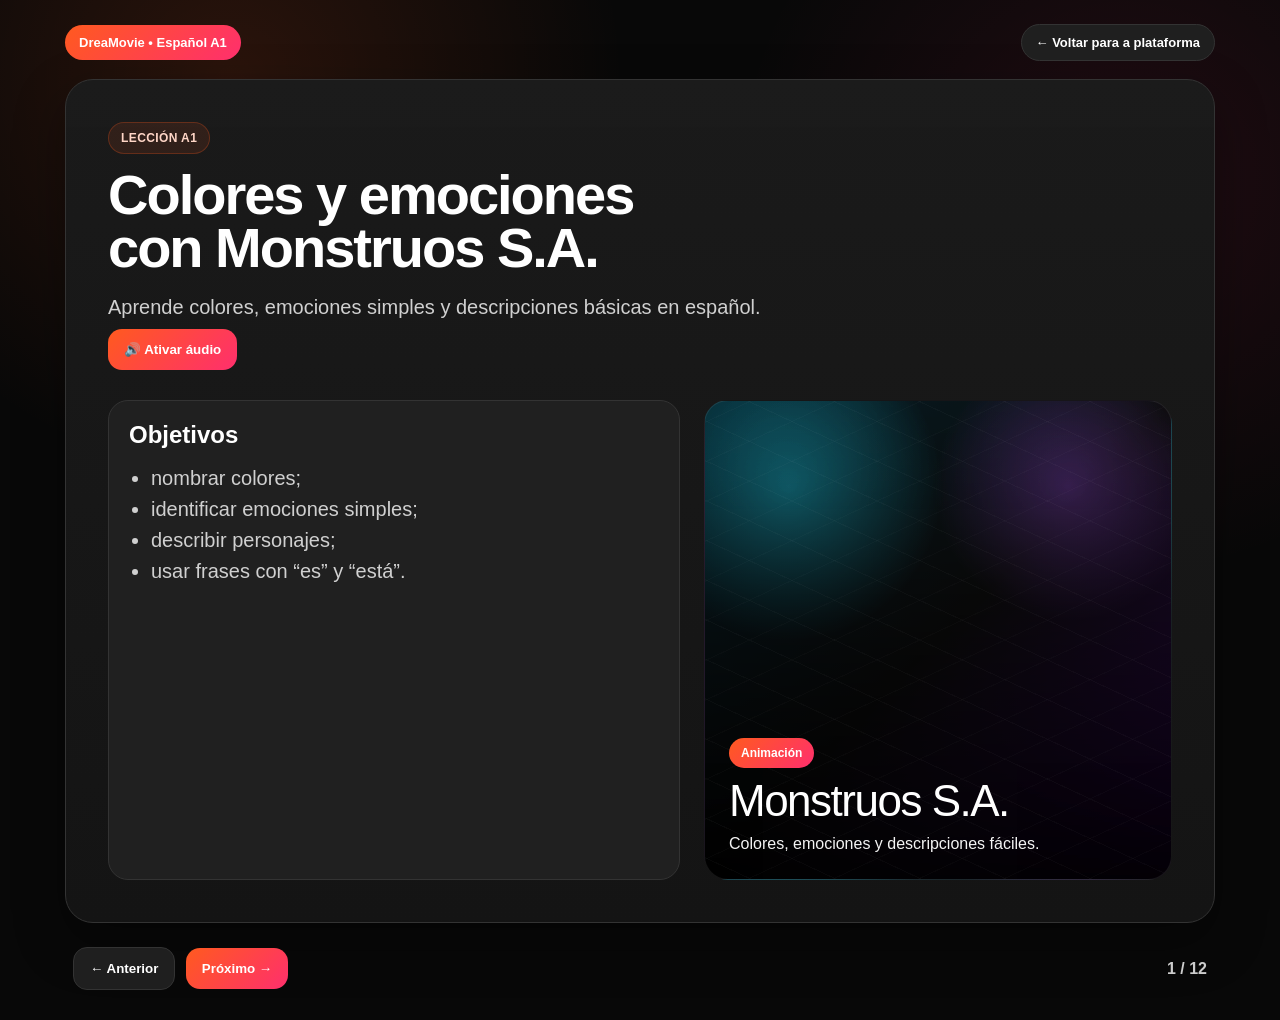
<file: a1_monstruos.html>
<!DOCTYPE html>
<html lang="pt-BR">
<head>
  <meta charset="UTF-8">
  <meta name="viewport" content="width=device-width, initial-scale=1.0">
  <title>DreaMovie | A1 - Colores y emociones con Monstruos S.A.</title>
  <link rel="stylesheet" href="lesson.css">
</head>

<body>
<main>
  <div class="top">
    <span class="badge">DreaMovie • Español A1</span>
    <a class="back-link" href="index.html#aulas">← Voltar para a plataforma</a>
  </div>

  <!-- 1 -->
  <section class="slide active">
    <span class="kicker">Lección A1</span>
    <h1>Colores y emociones<br>con Monstruos S.A.</h1>
    <p>Aprende colores, emociones simples y descripciones básicas en español.</p>

    <button onclick="activateAudio()">🔊 Ativar áudio</button>

    <div class="hero">
      <div class="card">
        <h3>Objetivos</h3>
        <ul>
          <li>nombrar colores;</li>
          <li>identificar emociones simples;</li>
          <li>describir personajes;</li>
          <li>usar frases con “es” y “está”.</li>
        </ul>
      </div>

      <div class="poster monsters">
        <div class="poster-content">
          <span class="tag">Animación</span>
          <div class="poster-title">Monstruos S.A.</div>
          <div class="poster-sub">Colores, emociones y descripciones fáciles.</div>
        </div>
      </div>
    </div>
  </section>

  <!-- 2 -->
  <section class="slide">
    <span class="kicker">Warm-up</span>
    <h2>Antes de ver</h2>

    <div class="box">
      <p>Responde oralmente:</p>
      <ul>
        <li>¿Cuál es tu color favorito?</li>
        <li>¿Cómo te sientes hoy?</li>
        <li>¿Te gustan las películas de monstruos?</li>
      </ul>
    </div>
  </section>

  <!-- 3 -->
  <section class="slide">
    <span class="kicker">Vocabulary</span>
    <h2>Colores</h2>

    <div class="grid">
      <div class="card">
        <button onclick="speakSpanish('azul')">🔊 azul</button>
        <button onclick="speakSpanish('verde')">🔊 verde</button>
        <button onclick="speakSpanish('morado')">🔊 morado</button>
        <button onclick="speakSpanish('amarillo')">🔊 amarillo</button>
        <button onclick="speakSpanish('rojo')">🔊 rojo</button>
      </div>

      <div class="card">
        <p><strong>azul</strong> = azul</p>
        <p><strong>verde</strong> = verde</p>
        <p><strong>morado</strong> = roxo</p>
        <p><strong>amarillo</strong> = amarelo</p>
        <p><strong>rojo</strong> = vermelho</p>
      </div>
    </div>
  </section>

  <!-- 4 -->
  <section class="slide">
    <span class="kicker">Vocabulary</span>
    <h2>Emociones simples</h2>

    <div class="emotion-board">
      <div class="emotion-card" onclick="speakSpanish('feliz')">
        <span>😊</span>
        <p>feliz</p>
      </div>

      <div class="emotion-card" onclick="speakSpanish('triste')">
        <span>😢</span>
        <p>triste</p>
      </div>

      <div class="emotion-card" onclick="speakSpanish('asustado')">
        <span>😨</span>
        <p>asustado</p>
      </div>

      <div class="emotion-card" onclick="speakSpanish('nervioso')">
        <span>😬</span>
        <p>nervioso</p>
      </div>

      <div class="emotion-card" onclick="speakSpanish('contento')">
        <span>😄</span>
        <p>contento</p>
      </div>

      <div class="emotion-card" onclick="speakSpanish('cansado')">
        <span>😴</span>
        <p>cansado</p>
      </div>
    </div>
  </section>

  <!-- 5 -->
  <section class="slide">
    <span class="kicker">Watch</span>
    <h2>Mira la escena / tráiler</h2>
    <p>Observa los personajes, los colores y las emociones.</p>

    <div class="video">
      <iframe
        src="https://www.youtube.com/embed/FlsWu1vsO5Q"
        title="Monstruos S.A. Tráiler Oficial"
        allowfullscreen>
      </iframe>
    </div>
  </section>

  <!-- 6 -->
  <section class="slide">
    <span class="kicker">Quiz</span>
    <h2>Comprensión rápida</h2>

    <div class="box">
      <p><strong>La película tiene personajes...</strong></p>
      <button class="option" onclick="checkAnswer(this,true,'quizM1')">A) monstruos</button>
      <button class="option" onclick="checkAnswer(this,false,'quizM1')">B) robots</button>
      <button class="option" onclick="checkAnswer(this,false,'quizM1')">C) piratas</button>
      <p class="feedback" id="quizM1"></p>
    </div>

    <div class="box" style="margin-top:18px;">
      <p><strong>La escena parece...</strong></p>
      <button class="option" onclick="checkAnswer(this,true,'quizM2')">A) divertida</button>
      <button class="option" onclick="checkAnswer(this,false,'quizM2')">B) muy seria</button>
      <button class="option" onclick="checkAnswer(this,false,'quizM2')">C) sobre deportes</button>
      <p class="feedback" id="quizM2"></p>
    </div>
  </section>

  <!-- 7 -->
  <section class="slide">
    <span class="kicker">Language focus</span>
    <h2>Es x Está</h2>

    <div class="grid">
      <div class="card">
        <h3>Es</h3>
        <p>Usamos para características.</p>
        <p><strong>Es azul.</strong></p>
        <p><strong>Es grande.</strong></p>
        <p><strong>Es divertido.</strong></p>
      </div>

      <div class="card">
        <h3>Está</h3>
        <p>Usamos para estados/emociones.</p>
        <p><strong>Está feliz.</strong></p>
        <p><strong>Está asustado.</strong></p>
        <p><strong>Está nervioso.</strong></p>
      </div>
    </div>
  </section>

  <!-- 8 -->
  <section class="slide">
    <span class="kicker">Phrase builder</span>
    <h2>Crie uma frase</h2>

    <div class="box">
      <p>Escolha uma descrição:</p>

      <button onclick="generateText('monsterPhrase','El monstruo es azul y está feliz.')">azul + feliz</button>
      <button onclick="generateText('monsterPhrase','El monstruo es grande y está asustado.')">grande + asustado</button>
      <button onclick="generateText('monsterPhrase','El personaje es divertido y está nervioso.')">divertido + nervioso</button>

      <p class="generated" id="monsterPhrase"></p>
    </div>
  </section>

  <!-- 9 -->
  <section class="slide">
    <span class="kicker">Matching</span>
    <h2>Combine</h2>

    <div class="grid">
      <div class="card">
        <button class="word" onclick="selectWord(this,'azul')">azul</button>
        <button class="word" onclick="selectWord(this,'feliz')">feliz</button>
        <button class="word" onclick="selectWord(this,'asustado')">asustado</button>
        <button class="word" onclick="selectWord(this,'grande')">grande</button>
      </div>

      <div class="card">
        <button class="meaning" onclick="matchWord(this,'feliz','matchM')">happy / feliz</button>
        <button class="meaning" onclick="matchWord(this,'grande','matchM')">big / grande</button>
        <button class="meaning" onclick="matchWord(this,'asustado','matchM')">scared / assustado</button>
        <button class="meaning" onclick="matchWord(this,'azul','matchM')">blue / azul</button>
      </div>
    </div>

    <p class="feedback" id="matchM"></p>
  </section>

  <!-- 10 -->
  <section class="slide">
    <span class="kicker">Practice</span>
    <h2>Complete</h2>

    <div class="box">
      <p>El personaje es __________.</p>
      <p>El monstruo es de color __________.</p>
      <p>El personaje está __________.</p>
      <p>Mi color favorito es __________.</p>
    </div>
  </section>

  <!-- 11 -->
  <section class="slide">
    <span class="kicker">Speaking</span>
    <h2>Describe un personaje</h2>

    <div class="box">
      <p>Modelo:</p>
      <p><strong>El personaje es grande. Es azul. Está feliz. Me gusta.</strong></p>
    </div>

    <div class="tip">
      Agora tente com outro personagem usando: <strong>es</strong>, <strong>está</strong>, um color e uma emoción.
    </div>
  </section>

  <!-- 12 -->
  <section class="slide">
    <span class="kicker">Final task</span>
    <h2>Your turn!</h2>

    <div class="box">
      <p>Descreva um personagem em espanhol usando:</p>
      <ul>
        <li>1 cor;</li>
        <li>1 emoção;</li>
        <li>1 característica;</li>
        <li>uma frase com “me gusta”.</li>
      </ul>
    </div>

    <div class="final-message">
      <strong>Eso fue todo por hoy, ¡hasta la próxima lección!</strong>
    </div>
  </section>

  <div class="controls">
    <div>
      <button class="secondary" onclick="prevSlide()">← Anterior</button>
      <button onclick="nextSlide()">Próximo →</button>
    </div>

    <span class="counter" id="counter">1 / 12</span>
  </div>
</main>

<script src="lesson.js"></script>
</body>
</html>
</file>
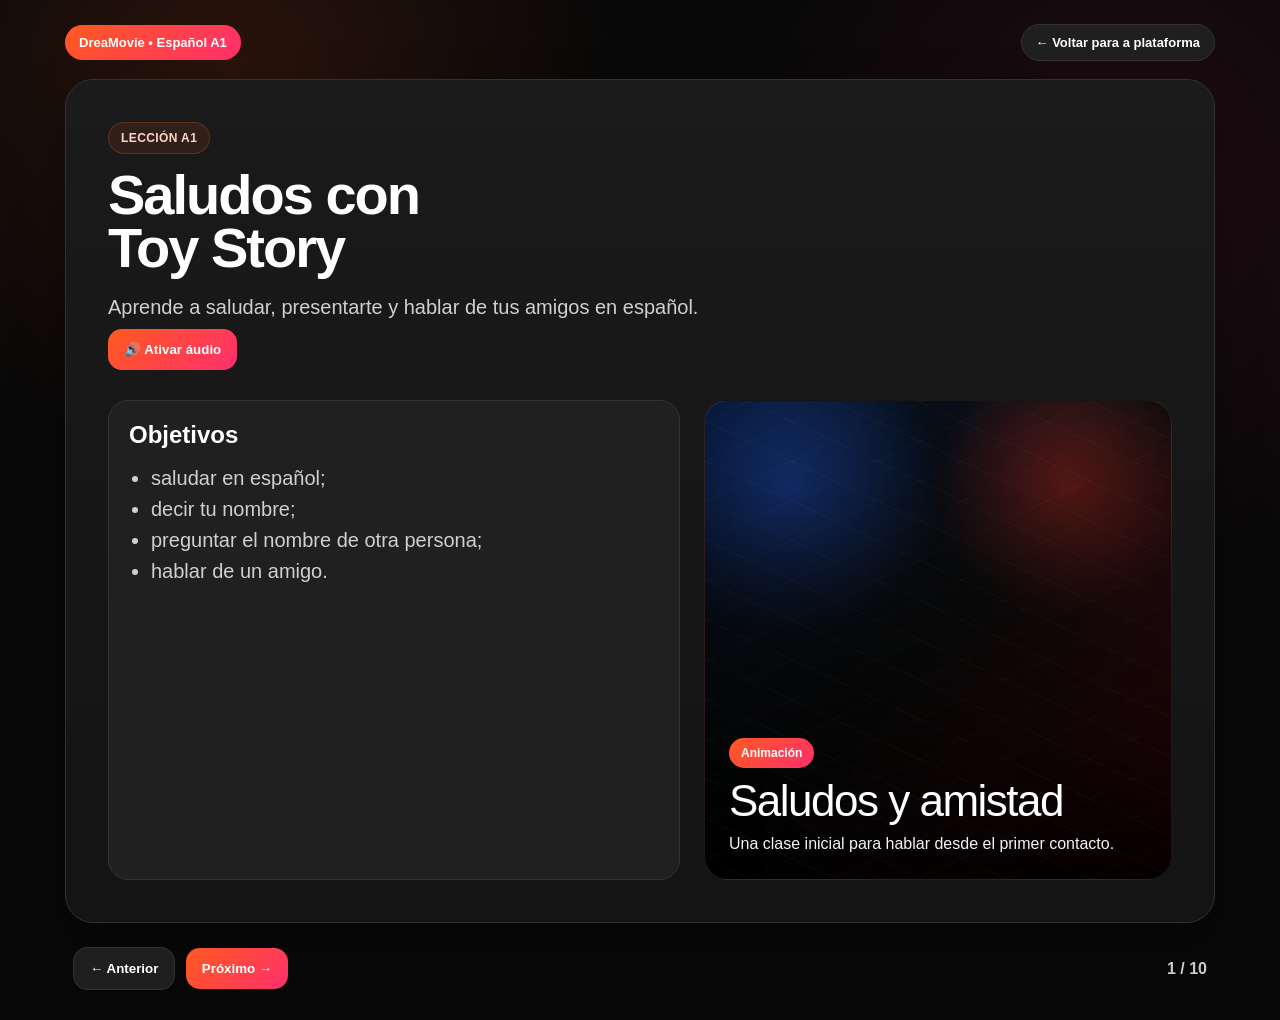
<file: a1_toy_story.html>
<!DOCTYPE html>
<html lang="pt-BR">
<head>
  <meta charset="UTF-8">
  <meta name="viewport" content="width=device-width, initial-scale=1.0">
  <title>DreaMovie | A1 - Saludos con Toy Story</title>
  <link rel="stylesheet" href="lesson.css">
</head>
<body>
<main>
  <div class="top">
    <span class="badge">DreaMovie • Español A1</span>
    <a class="back-link" href="index.html#aulas">← Voltar para a plataforma</a>
  </div>

  <section class="slide active">
  <span class="kicker">Lección A1</span>
  <h1>Saludos con<br>Toy Story</h1>
  <p>Aprende a saludar, presentarte y hablar de tus amigos en español.</p>

  <button onclick="activateAudio()">🔊 Ativar áudio</button>

  <div class="hero">
    <div class="card">
      <h3>Objetivos</h3>
      <ul>
        <li>saludar en español;</li>
        <li>decir tu nombre;</li>
        <li>preguntar el nombre de otra persona;</li>
        <li>hablar de un amigo.</li>
      </ul>
    </div>

    <div class="poster toy">
      <div class="poster-content">
        <span class="tag">Animación</span>
        <div class="poster-title">Saludos y amistad</div>
        <div class="poster-sub">Una clase inicial para hablar desde el primer contacto.</div>
      </div>
    </div>
  </div>
</section>

  <section class="slide">
    <span class="kicker">Warm-up</span>
    <h2>Antes de empezar</h2>
    <div class="box">
      <p>Responde oralmente:</p>
      <ul>
        <li>¿Cómo saludas a un amigo?</li>
        <li>¿Cómo dices tu nombre?</li>
        <li>¿Quién es tu mejor amigo?</li>
      </ul>
    </div>
  </section>

  <section class="slide">
  <span class="kicker">Vocabulary</span>
  <h2>Palabras importantes</h2>

  <div class="grid">
    <div class="card">
      <button onclick="speakSpanish('Hola')">🔊 Hola</button>
      <button onclick="speakSpanish('Me llamo')">🔊 Me llamo</button>
      <button onclick="speakSpanish('Soy')">🔊 Soy</button>
      <button onclick="speakSpanish('Mucho gusto')">🔊 Mucho gusto</button>
      <button onclick="speakSpanish('Cómo te llamas')">🔊 ¿Cómo te llamas?</button>
    </div>

    <div class="card">
      <p><strong>Hola</strong> = Oi / Olá</p>
      <p><strong>Me llamo</strong> = Eu me chamo</p>
      <p><strong>Soy</strong> = Eu sou</p>
      <p><strong>Mucho gusto</strong> = Prazer em conhecer</p>
      <p><strong>¿Cómo te llamas?</strong> = Como você se chama?</p>
    </div>
  </div>
</section>

  <section class="slide">
    <span class="kicker">Watch</span>
    <h2>Mira la escena</h2>
    <p>Observa el tráiler y presta atención a los personajes y a la idea de amistad.</p>
    <div class="video">
      <iframe src="https://www.youtube.com/embed/s_qpMMkvHYE" allowfullscreen></iframe>
    </div>
  </section>

  <section class="slide">
    <span class="kicker">Quiz</span>
    <h2>Comprensión rápida</h2>
    <div class="box">
      <p><strong>La escena habla principalmente de...</strong></p>
      <button class="option" onclick="checkAnswer(this,true,'feedback1')">A) amigos y juguetes</button>
      <button class="option" onclick="checkAnswer(this,false,'feedback1')">B) comida y restaurante</button>
      <button class="option" onclick="checkAnswer(this,false,'feedback1')">C) deportes</button>
      <p class="feedback" id="feedback1"></p>
    </div>
  </section>

  <section class="slide">
    <span class="kicker">Language focus</span>
    <h2>Soy x Me llamo</h2>
    <div class="grid">
      <div class="card">
        <h3>Soy</h3>
        <p>Soy Woody.</p>
        <p>Soy Buzz.</p>
        <p>Soy estudiante.</p>
      </div>
      <div class="card">
        <h3>Me llamo</h3>
        <p>Me llamo Woody.</p>
        <p>Me llamo Buzz.</p>
        <p>Me llamo Gabrielle.</p>
      </div>
    </div>
  </section>

  <section class="slide">
    <span class="kicker">Matching</span>
    <h2>Combine as expressões</h2>
    <div class="grid">
      <div class="card">
        <button class="word" onclick="selectWord(this,'hola')">Hola</button>
        <button class="word" onclick="selectWord(this,'me-llamo')">Me llamo</button>
        <button class="word" onclick="selectWord(this,'mucho-gusto')">Mucho gusto</button>
      </div>
      <div class="card">
        <button class="meaning" onclick="matchWord(this,'mucho-gusto','match1')">Prazer em conhecer</button>
        <button class="meaning" onclick="matchWord(this,'hola','match1')">Oi / Olá</button>
        <button class="meaning" onclick="matchWord(this,'me-llamo','match1')">Eu me chamo</button>
      </div>
    </div>
    <p class="feedback" id="match1"></p>
  </section>

  <section class="slide">
    <span class="kicker">Practice</span>
    <h2>Complete</h2>
    <div class="box">
      <p>Hola, me llamo __________.</p>
      <p>Soy __________.</p>
      <p>Mi amigo se llama __________.</p>
      <p>Mucho gusto.</p>
    </div>
  </section>

  <section class="slide">
    <span class="kicker">Speaking</span>
    <h2>Mini diálogo</h2>
    <div class="box">
      <p><strong>A:</strong> Hola, ¿cómo te llamas?</p>
      <p><strong>B:</strong> Me llamo __________. ¿Y tú?</p>
      <p><strong>A:</strong> Me llamo __________.</p>
      <p><strong>B:</strong> Mucho gusto.</p>
    </div>
  </section>

  <section class="slide">
    <span class="kicker">Final task</span>
    <h2>Your turn!</h2>
    <div class="box">
      <p>Apresente-se em espanhol em 15 segundos:</p>
      <p>Hola, me llamo ________. Soy ________. Mi amigo se llama ________. Mucho gusto.</p>
    </div>

    <div class="final-message">
      <strong>Eso fue todo, ¡hasta la próxima lección!</strong>
    </div>
  </section>

  <div class="controls">
    <div>
      <button class="secondary" onclick="prevSlide()">← Anterior</button>
      <button onclick="nextSlide()">Próximo →</button>
    </div>
    <span class="counter" id="counter">1 / 10</span>
  </div>
</main>

<script src="lesson.js"></script>
</body>
</html>
</file>
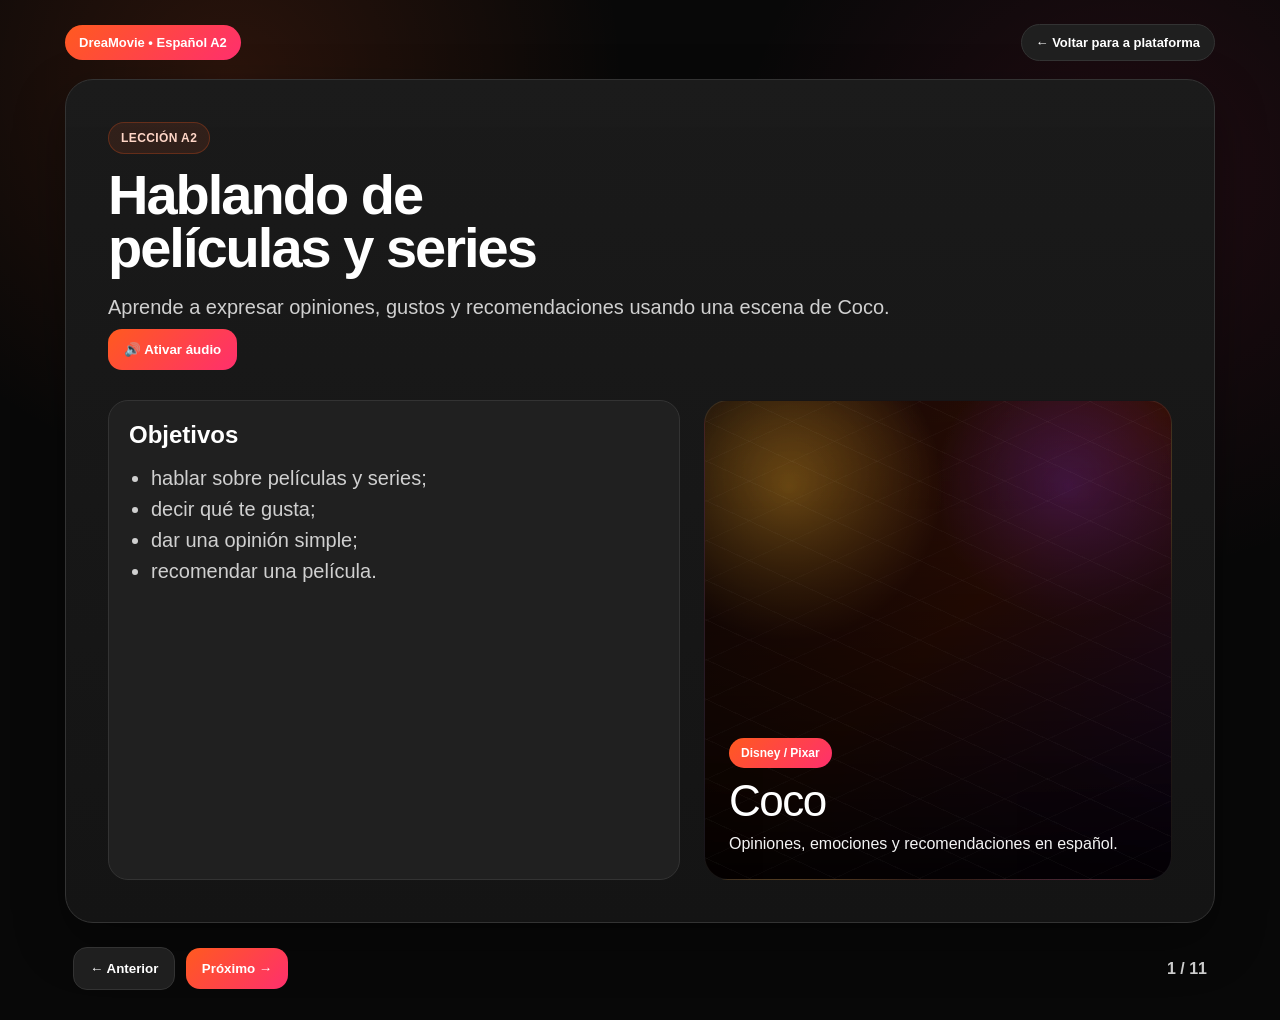
<file: a2_coco.html>
<!DOCTYPE html>
<html lang="pt-BR">
<head>
  <meta charset="UTF-8">
  <meta name="viewport" content="width=device-width, initial-scale=1.0">
  <title>DreaMovie | A2 - Hablando de películas y series</title>
  <link rel="stylesheet" href="lesson.css">
</head>
<body>
<main>
  <div class="top">
    <span class="badge">DreaMovie • Español A2</span>
    <a class="back-link" href="index.html#aulas">← Voltar para a plataforma</a>
  </div>

  <section class="slide active">
  <span class="kicker">Lección A2</span>
  <h1>Hablando de<br>películas y series</h1>
  <p>Aprende a expresar opiniones, gustos y recomendaciones usando una escena de Coco.</p>

  <button onclick="activateAudio()">🔊 Ativar áudio</button>

  <div class="hero">
    <div class="card">
      <h3>Objetivos</h3>
      <ul>
        <li>hablar sobre películas y series;</li>
        <li>decir qué te gusta;</li>
        <li>dar una opinión simple;</li>
        <li>recomendar una película.</li>
      </ul>
    </div>

    <div class="poster coco">
      <div class="poster-content">
        <span class="tag">Disney / Pixar</span>
        <div class="poster-title">Coco</div>
        <div class="poster-sub">Opiniones, emociones y recomendaciones en español.</div>
      </div>
    </div>
  </div>
</section>

  <section class="slide">
    <span class="kicker">Warm-up</span>
    <h2>Antes de ver</h2>
    <div class="box">
      <ul>
        <li>¿Cuál es tu película favorita?</li>
        <li>¿Qué tipo de películas te gustan?</li>
        <li>¿Prefieres películas de animación, acción o comedia?</li>
      </ul>
    </div>
  </section>

  <section class="slide">
  <span class="kicker">Vocabulary</span>
  <h2>Géneros y adjetivos</h2>

  <div class="grid">
    <div class="card">
      <h3>Géneros</h3>
      <button onclick="speakSpanish('animación')">🔊 animación</button>
      <button onclick="speakSpanish('comedia')">🔊 comedia</button>
      <button onclick="speakSpanish('aventura')">🔊 aventura</button>
      <button onclick="speakSpanish('drama')">🔊 drama</button>
      <button onclick="speakSpanish('fantasía')">🔊 fantasía</button>
    </div>

    <div class="card">
      <h3>Adjetivos</h3>
      <button onclick="speakSpanish('interesante')">🔊 interesante</button>
      <button onclick="speakSpanish('divertida')">🔊 divertida</button>
      <button onclick="speakSpanish('emocionante')">🔊 emocionante</button>
      <button onclick="speakSpanish('triste')">🔊 triste</button>
      <button onclick="speakSpanish('bonita')">🔊 bonita</button>
    </div>
  </div>
</section>

  <section class="slide">
    <span class="kicker">Useful expressions</span>
    <h2>Para opinar</h2>
    <div class="grid">
      <div class="card"><p><strong>Me gusta</strong> esta película.</p></div>
      <div class="card"><p><strong>Me encanta</strong> esta historia.</p></div>
      <div class="card"><p><strong>Creo que</strong> es emocionante.</p></div>
      <div class="card"><p><strong>Te recomiendo</strong> esta película.</p></div>
    </div>
  </section>

  <section class="slide">
    <span class="kicker">Watch</span>
    <h2>Mira la escena / tráiler</h2>
    <p>Observa la historia, los personajes y las emociones.</p>
    <div class="video">
      <iframe src="https://www.youtube.com/embed/h9Unr35ws-E" allowfullscreen></iframe>
    </div>
  </section>

  <section class="slide">
    <span class="kicker">Quiz</span>
    <h2>Comprensión</h2>
    <div class="box">
      <p><strong>La película parece...</strong></p>
      <button class="option" onclick="checkAnswer(this,false,'feedback2')">A) de terror</button>
      <button class="option" onclick="checkAnswer(this,true,'feedback2')">B) emocionante y familiar</button>
      <button class="option" onclick="checkAnswer(this,false,'feedback2')">C) sobre deportes</button>
      <p class="feedback" id="feedback2"></p>
    </div>
  </section>

  <section class="slide">
    <span class="kicker">Phrase builder</span>
    <h2>Crie uma opinião</h2>
    <div class="box">
      <p>Escolha uma opção:</p>
      <button onclick="generateText('opinion1','En mi opinión, Coco es una película emocionante.')">emocionante</button>
      <button onclick="generateText('opinion1','En mi opinión, Coco es una película bonita.')">bonita</button>
      <button onclick="generateText('opinion1','En mi opinión, Coco es una película interesante.')">interesante</button>
      <p class="generated" id="opinion1"></p>
    </div>
  </section>

  <section class="slide">
    <span class="kicker">Matching</span>
    <h2>Combine</h2>
    <div class="grid">
      <div class="card">
        <button class="word" onclick="selectWord(this,'emocionante')">emocionante</button>
        <button class="word" onclick="selectWord(this,'recomendar')">recomendar</button>
        <button class="word" onclick="selectWord(this,'favorita')">favorita</button>
      </div>
      <div class="card">
        <button class="meaning" onclick="matchWord(this,'favorita','match2')">preferida</button>
        <button class="meaning" onclick="matchWord(this,'emocionante','match2')">que causa emoción</button>
        <button class="meaning" onclick="matchWord(this,'recomendar','match2')">indicar algo</button>
      </div>
    </div>
    <p class="feedback" id="match2"></p>
  </section>

  <section class="slide">
    <span class="kicker">Practice</span>
    <h2>Complete</h2>
    <div class="box">
      <p>Mi película favorita es __________.</p>
      <p>Me gusta porque es __________.</p>
      <p>Creo que la historia es __________.</p>
      <p>Te recomiendo __________ porque __________.</p>
    </div>
  </section>

  <section class="slide">
    <span class="kicker">Speaking</span>
    <h2>Mini diálogo</h2>
    <div class="box">
      <p><strong>A:</strong> ¿Cuál es tu película favorita?</p>
      <p><strong>B:</strong> Mi película favorita es __________.</p>
      <p><strong>A:</strong> ¿Por qué te gusta?</p>
      <p><strong>B:</strong> Me gusta porque es __________.</p>
      <p><strong>A:</strong> ¿Me la recomiendas?</p>
      <p><strong>B:</strong> Sí, te la recomiendo.</p>
    </div>
  </section>

  <section class="slide">
    <span class="kicker">Final task</span>
    <h2>Your turn!</h2>
    <div class="box">
      <p>Recomiende una película o serie en 30 segundos.</p>
      <p>Use: nombre, género, opinión y recomendación.</p>
    </div>

    <div class="final-message">
      <strong>Eso fue todo por hoy, ¡nos vemos en la próxima lección!</strong>
    </div>
  </section>

  <div class="controls">
    <div>
      <button class="secondary" onclick="prevSlide()">← Anterior</button>
      <button onclick="nextSlide()">Próximo →</button>
    </div>
    <span class="counter" id="counter">1 / 11</span>
  </div>
</main>

<script src="lesson.js"></script>
</body>
</html>
</file>
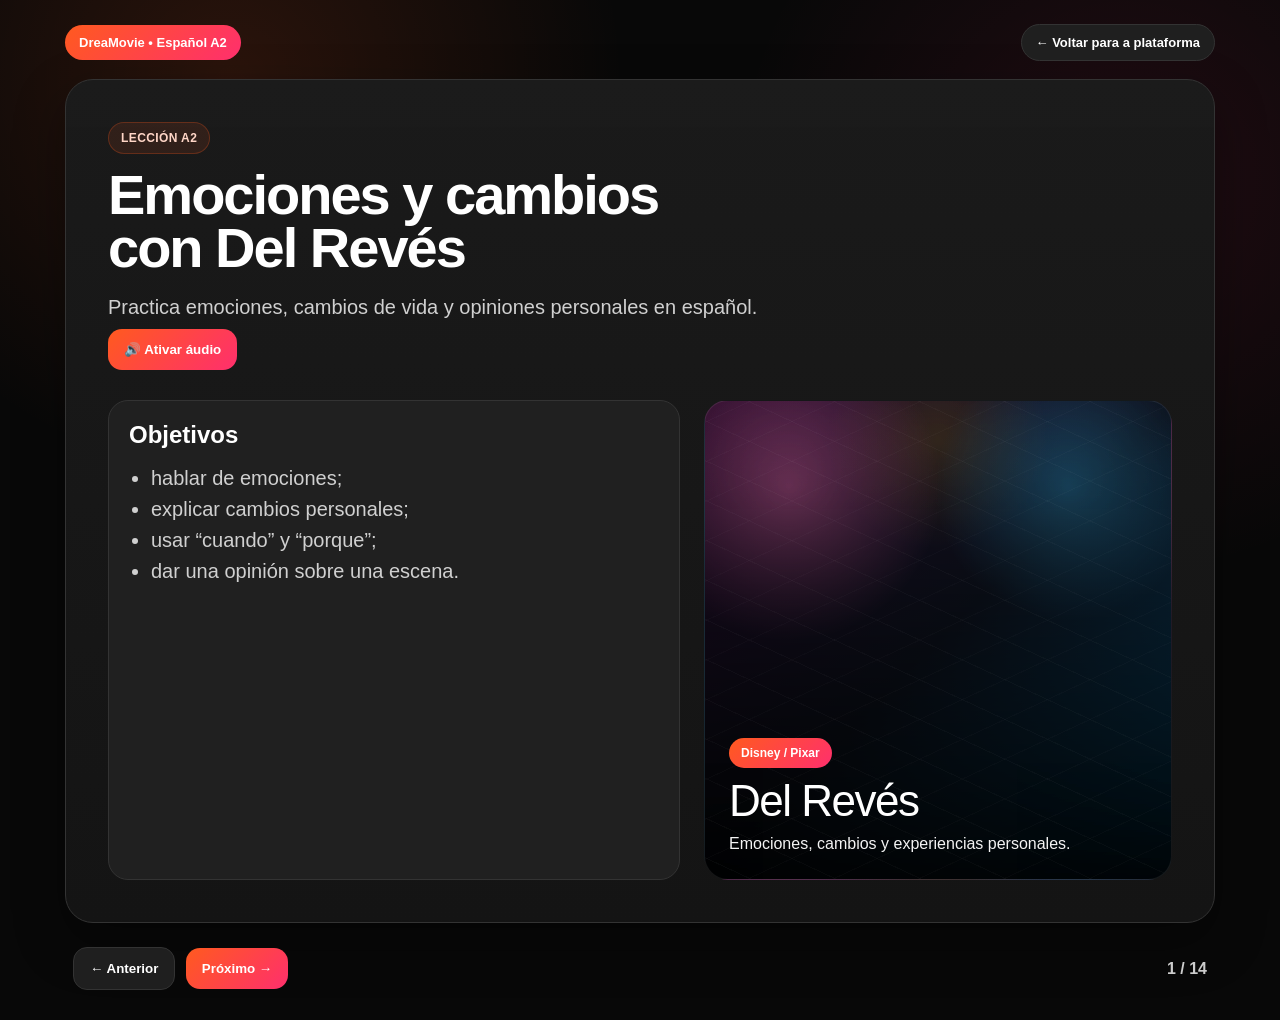
<file: a2_del_reves.html>
<!DOCTYPE html>
<html lang="pt-BR">
<head>
  <meta charset="UTF-8">
  <meta name="viewport" content="width=device-width, initial-scale=1.0">
  <title>DreaMovie | A2 - Emociones y cambios con Del Revés</title>
  <link rel="stylesheet" href="lesson.css">
</head>

<body>
<main>
  <div class="top">
    <span class="badge">DreaMovie • Español A2</span>
    <a class="back-link" href="index.html#aulas">← Voltar para a plataforma</a>
  </div>

  <!-- 1 -->
  <section class="slide active">
    <span class="kicker">Lección A2</span>
    <h1>Emociones y cambios<br>con Del Revés</h1>
    <p>Practica emociones, cambios de vida y opiniones personales en español.</p>

    <button onclick="activateAudio()">🔊 Ativar áudio</button>

    <div class="hero">
      <div class="card">
        <h3>Objetivos</h3>
        <ul>
          <li>hablar de emociones;</li>
          <li>explicar cambios personales;</li>
          <li>usar “cuando” y “porque”;</li>
          <li>dar una opinión sobre una escena.</li>
        </ul>
      </div>

      <div class="poster insideout">
        <div class="poster-content">
          <span class="tag">Disney / Pixar</span>
          <div class="poster-title">Del Revés</div>
          <div class="poster-sub">Emociones, cambios y experiencias personales.</div>
        </div>
      </div>
    </div>
  </section>

  <!-- 2 -->
  <section class="slide">
    <span class="kicker">Warm-up</span>
    <h2>Antes de ver</h2>

    <div class="box">
      <p>Responde oralmente:</p>
      <ul>
        <li>¿Qué emoción sientes más durante la semana?</li>
        <li>¿Qué cosas te ponen feliz?</li>
        <li>¿Qué cambios son difíciles para ti?</li>
        <li>¿Crees que todas las emociones son importantes?</li>
      </ul>
    </div>
  </section>

  <!-- 3 -->
  <section class="slide">
    <span class="kicker">Vocabulary</span>
    <h2>Emociones</h2>

    <div class="emotion-board">
      <div class="emotion-card" onclick="speakSpanish('alegría')">
        <span>😊</span>
        <p>alegría</p>
      </div>

      <div class="emotion-card" onclick="speakSpanish('tristeza')">
        <span>😢</span>
        <p>tristeza</p>
      </div>

      <div class="emotion-card" onclick="speakSpanish('miedo')">
        <span>😨</span>
        <p>miedo</p>
      </div>

      <div class="emotion-card" onclick="speakSpanish('ira')">
        <span>😡</span>
        <p>ira</p>
      </div>

      <div class="emotion-card" onclick="speakSpanish('asco')">
        <span>🤢</span>
        <p>asco</p>
      </div>

      <div class="emotion-card" onclick="speakSpanish('confusión')">
        <span>😵‍💫</span>
        <p>confusión</p>
      </div>
    </div>
  </section>

  <!-- 4 -->
  <section class="slide">
    <span class="kicker">Useful expressions</span>
    <h2>Para hablar de emociones</h2>

    <div class="grid">
      <div class="card">
        <button onclick="speakSpanish('Me siento feliz')">🔊 Me siento feliz.</button>
        <button onclick="speakSpanish('Me siento triste')">🔊 Me siento triste.</button>
        <button onclick="speakSpanish('Estoy nervioso')">🔊 Estoy nervioso.</button>
      </div>

      <div class="card">
        <button onclick="speakSpanish('Cuando cambio de escuela, me siento nervioso')">🔊 Cuando cambio de escuela...</button>
        <button onclick="speakSpanish('Me siento feliz porque estoy con mis amigos')">🔊 Me siento feliz porque...</button>
        <button onclick="speakSpanish('Creo que todas las emociones son importantes')">🔊 Creo que...</button>
      </div>
    </div>
  </section>

  <!-- 5 -->
  <section class="slide">
    <span class="kicker">Watch</span>
    <h2>Mira la escena / tráiler</h2>
    <p>Observa las emociones y los cambios en la vida de Riley.</p>

    <div class="video">
      <iframe
        src="https://www.youtube.com/embed/ZOWV9F7LnIQ"
        title="Del Revés - Tráiler Oficial"
        allowfullscreen>
      </iframe>
    </div>
  </section>

  <!-- 6 -->
  <section class="slide">
    <span class="kicker">Comprehension</span>
    <h2>Comprensión</h2>

    <div class="box">
      <p><strong>La película habla principalmente de...</strong></p>
      <button class="option" onclick="checkAnswer(this,true,'quizR1')">A) emociones y cambios</button>
      <button class="option" onclick="checkAnswer(this,false,'quizR1')">B) deportes</button>
      <button class="option" onclick="checkAnswer(this,false,'quizR1')">C) cocina</button>
      <p class="feedback" id="quizR1"></p>
    </div>

    <div class="box" style="margin-top:18px;">
      <p><strong>Riley tiene que adaptarse a...</strong></p>
      <button class="option" onclick="checkAnswer(this,false,'quizR2')">A) una competición</button>
      <button class="option" onclick="checkAnswer(this,true,'quizR2')">B) una nueva vida / nuevos cambios</button>
      <button class="option" onclick="checkAnswer(this,false,'quizR2')">C) una receta difícil</button>
      <p class="feedback" id="quizR2"></p>
    </div>
  </section>

  <!-- 7 -->
  <section class="slide">
    <span class="kicker">Language focus</span>
    <h2>Cuando + emoción</h2>

    <div class="grid">
      <div class="card">
        <h3>Cuando...</h3>
        <p>Cuando estoy con mis amigos, me siento feliz.</p>
        <p>Cuando tengo una prueba, me siento nervioso.</p>
        <p>Cuando cambio de rutina, me siento confundido.</p>
      </div>

      <div class="card">
        <h3>Porque...</h3>
        <p>Me siento feliz porque estoy con mi familia.</p>
        <p>Me siento triste porque extraño mi casa.</p>
        <p>Estoy nervioso porque es algo nuevo.</p>
      </div>
    </div>
  </section>

  <!-- 8 -->
  <section class="slide">
    <span class="kicker">Phrase builder</span>
    <h2>Crie uma frase emocional</h2>

    <div class="box">
      <p>Escolha uma opção:</p>

      <button onclick="generateText('emotionPhrase','Cuando estoy con mis amigos, me siento feliz porque puedo ser yo mismo.')">
        amigos
      </button>

      <button onclick="generateText('emotionPhrase','Cuando tengo muchos cambios, me siento nervioso porque no sé qué va a pasar.')">
        cambios
      </button>

      <button onclick="generateText('emotionPhrase','Cuando pienso en el futuro, me siento emocionado porque tengo muchos sueños.')">
        futuro
      </button>

      <p class="generated" id="emotionPhrase"></p>
    </div>
  </section>

  <!-- 9 -->
  <section class="slide">
    <span class="kicker">Matching</span>
    <h2>Combine</h2>

    <div class="grid">
      <div class="card">
        <button class="word" onclick="selectWord(this,'alegria')">alegría</button>
        <button class="word" onclick="selectWord(this,'miedo')">miedo</button>
        <button class="word" onclick="selectWord(this,'cambio')">cambio</button>
        <button class="word" onclick="selectWord(this,'confusion')">confusión</button>
      </div>

      <div class="card">
        <button class="meaning" onclick="matchWord(this,'cambio','matchR')">mudança</button>
        <button class="meaning" onclick="matchWord(this,'miedo','matchR')">medo</button>
        <button class="meaning" onclick="matchWord(this,'alegria','matchR')">felicidade</button>
        <button class="meaning" onclick="matchWord(this,'confusion','matchR')">não entender bem algo</button>
      </div>
    </div>

    <p class="feedback" id="matchR"></p>
  </section>

  <!-- 10 -->
  <section class="slide">
    <span class="kicker">Interactive choice</span>
    <h2>Elige una reacción</h2>

    <div class="box">
      <p>Situação: você mudou de escola e não conhece ninguém.</p>

      <button onclick="generateText('reactionR','Me sentiría nervioso, pero intentaría hablar con alguien nuevo.')">
        nervioso, pero intento
      </button>

      <button onclick="generateText('reactionR','Me sentiría triste al principio porque extrañaría a mis amigos.')">
        triste al principio
      </button>

      <button onclick="generateText('reactionR','Me sentiría emocionado porque sería una nueva oportunidad.')">
        emocionado
      </button>

      <p class="generated" id="reactionR"></p>
    </div>
  </section>

  <!-- 11 -->
  <section class="slide">
    <span class="kicker">Opinion</span>
    <h2>Da tu opinión</h2>

    <div class="box">
      <p><strong>Frase:</strong> “Todas las emociones son importantes.”</p>

      <button onclick="generateText('opinionR','Estoy de acuerdo porque incluso las emociones difíciles nos ayudan a entender lo que sentimos.')">
        estoy de acuerdo
      </button>

      <button onclick="generateText('opinionR','Estoy parcialmente de acuerdo porque algunas emociones son difíciles, pero también son necesarias.')">
        parcialmente
      </button>

      <button onclick="generateText('opinionR','No estoy totalmente de acuerdo porque algunas emociones pueden ser muy intensas y difíciles de controlar.')">
        no totalmente
      </button>

      <p class="generated" id="opinionR"></p>
    </div>
  </section>

  <!-- 12 -->
  <section class="slide">
    <span class="kicker">Practice</span>
    <h2>Complete</h2>

    <div class="box">
      <p>Cuando estoy __________, me siento __________.</p>
      <p>Me siento __________ porque __________.</p>
      <p>Creo que la emoción más importante es __________.</p>
      <p>En mi opinión, los cambios son __________.</p>
    </div>
  </section>

  <!-- 13 -->
  <section class="slide">
    <span class="kicker">Speaking</span>
    <h2>Mini diálogo</h2>

    <div class="box">
      <p><strong>A:</strong> ¿Cómo te sientes cuando tienes muchos cambios?</p>
      <p><strong>B:</strong> Me siento __________ porque __________.</p>
      <p><strong>A:</strong> ¿Qué emoción es más fuerte para ti?</p>
      <p><strong>B:</strong> Para mí, la emoción más fuerte es __________.</p>
      <p><strong>A:</strong> ¿Crees que esa emoción es importante?</p>
      <p><strong>B:</strong> Sí, porque __________.</p>
    </div>
  </section>

  <!-- 14 -->
  <section class="slide">
    <span class="kicker">Final task</span>
    <h2>Your turn!</h2>

    <div class="box">
      <p>Fale por 40 segundos sobre uma mudança na sua vida.</p>
      <ul>
        <li>diga qual foi a mudança;</li>
        <li>diga como você se sentiu;</li>
        <li>explique o motivo com “porque”;</li>
        <li>use pelo menos 3 emoções;</li>
        <li>dê uma opinião final.</li>
      </ul>
    </div>

    <div class="final-message">
      <strong>Eso fue todo por hoy, ¡nos vemos en la próxima lección!</strong>
    </div>
  </section>

  <div class="controls">
    <div>
      <button class="secondary" onclick="prevSlide()">← Anterior</button>
      <button onclick="nextSlide()">Próximo →</button>
    </div>

    <span class="counter" id="counter">1 / 14</span>
  </div>
</main>

<script src="lesson.js"></script>
</body>
</html>
</file>
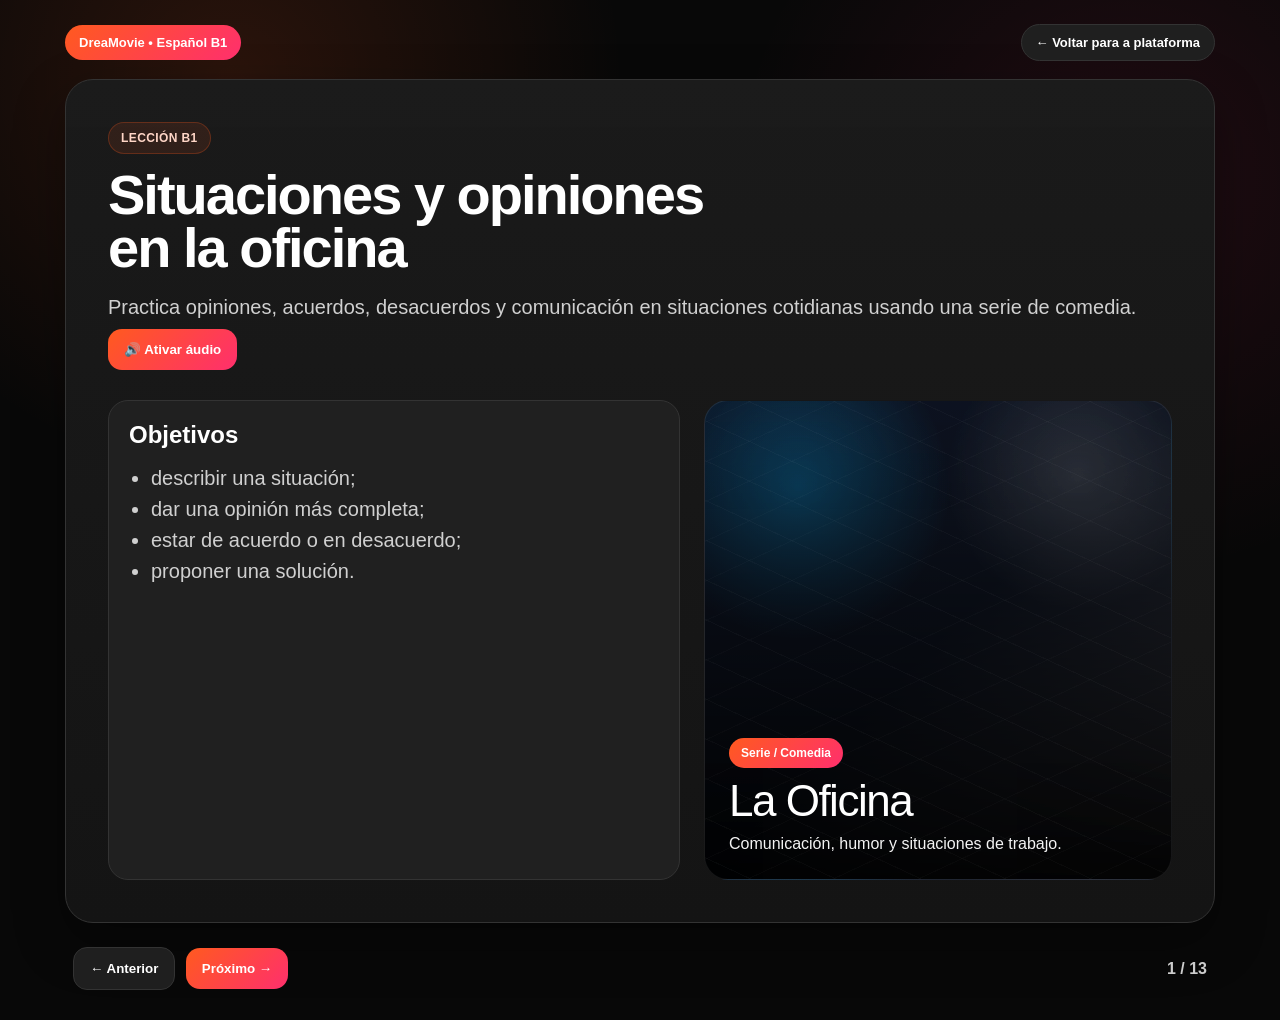
<file: b1_the_office.html>
<!DOCTYPE html>
<html lang="pt-BR">
<head>
  <meta charset="UTF-8">
  <meta name="viewport" content="width=device-width, initial-scale=1.0">
  <title>DreaMovie | B1 - Situaciones y opiniones en la oficina</title>
  <link rel="stylesheet" href="lesson.css">
</head>
<body>
<main>
  <div class="top">
    <span class="badge">DreaMovie • Español B1</span>
    <a class="back-link" href="index.html#aulas">← Voltar para a plataforma</a>
  </div>

  <section class="slide active">
  <span class="kicker">Lección B1</span>
  <h1>Situaciones y opiniones<br>en la oficina</h1>
  <p>Practica opiniones, acuerdos, desacuerdos y comunicación en situaciones cotidianas usando una serie de comedia.</p>

  <button onclick="activateAudio()">🔊 Ativar áudio</button>

  <div class="hero">
    <div class="card">
      <h3>Objetivos</h3>
      <ul>
        <li>describir una situación;</li>
        <li>dar una opinión más completa;</li>
        <li>estar de acuerdo o en desacuerdo;</li>
        <li>proponer una solución.</li>
      </ul>
    </div>

    <div class="poster office">
      <div class="poster-content">
        <span class="tag">Serie / Comedia</span>
        <div class="poster-title">La Oficina</div>
        <div class="poster-sub">Comunicación, humor y situaciones de trabajo.</div>
      </div>
    </div>
  </div>
</section>

  <section class="slide">
    <span class="kicker">Warm-up</span>
    <h2>Antes de ver</h2>
    <div class="box">
      <ul>
        <li>¿Has visto una serie sobre trabajo u oficina?</li>
        <li>¿Qué situaciones pueden ser incómodas en un trabajo?</li>
        <li>¿Qué hace que una escena sea divertida?</li>
      </ul>
    </div>
  </section>

  <section class="slide">
    <span class="kicker">Vocabulary</span>
    <h2>Palabras de contexto</h2>
    <div class="grid">
      <div class="card">
        <h3>La oficina</h3>
        <p>jefe / jefa</p>
        <p>compañero / compañera</p>
        <p>reunión</p>
        <p>equipo</p>
        <p>ambiente de trabajo</p>
      </div>
      <div class="card">
        <h3>Opiniones</h3>
        <p>Me parece que...</p>
        <p>Desde mi punto de vista...</p>
        <p>Estoy de acuerdo.</p>
        <p>No estoy de acuerdo.</p>
        <p>Sería mejor...</p>
      </div>
    </div>
  </section>

  <section class="slide">
  <span class="kicker">Watch</span>
  <h2>Mira la escena / tráiler</h2>
  <p>Observa las relaciones entre los personajes, el ambiente y el tipo de humor.</p>

  <div class="video">
    <iframe
      src="https://www.youtube.com/embed/XFvZVK-x3R0"
      title="La Oficina - Tráiler Oficial"
      allowfullscreen>
    </iframe>
  </div>
</section>

  <section class="slide">
    <span class="kicker">First impression</span>
    <h2>¿Qué impresión te dio?</h2>
    <div class="box">
      <button onclick="generateText('impression','Me parece que la serie es divertida porque muestra situaciones incómodas de la oficina.')">divertida</button>
      <button onclick="generateText('impression','Me parece que la serie es irónica porque exagera situaciones reales.')">irónica</button>
      <button onclick="generateText('impression','Me parece que la serie es extraña, pero interesante.')">extraña</button>
      <p class="generated" id="impression"></p>
    </div>
  </section>

  <section class="slide">
    <span class="kicker">Quiz</span>
    <h2>Comprensión</h2>
    <div class="box">
      <p><strong>La serie parece mostrar...</strong></p>
      <button class="option" onclick="checkAnswer(this,true,'feedbackB1')">A) situaciones cómicas en el trabajo</button>
      <button class="option" onclick="checkAnswer(this,false,'feedbackB1')">B) una competencia deportiva</button>
      <button class="option" onclick="checkAnswer(this,false,'feedbackB1')">C) una historia de terror</button>
      <p class="feedback" id="feedbackB1"></p>
    </div>
  </section>

  <section class="slide">
    <span class="kicker">Language focus</span>
    <h2>Dar opiniones más completas</h2>
    <div class="grid">
      <div class="card">
        <h3>Opinión</h3>
        <p>Desde mi punto de vista, la situación es incómoda.</p>
      </div>
      <div class="card">
        <h3>Razón</h3>
        <p>porque los personajes no se comunican bien.</p>
      </div>
      <div class="card">
        <h3>Contraste</h3>
        <p>Aunque es una escena cómica, también muestra un problema real.</p>
      </div>
      <div class="card">
        <h3>Solución</h3>
        <p>Sería mejor hablar con respeto y claridad.</p>
      </div>
    </div>
  </section>

  <section class="slide">
    <span class="kicker">Agree / Disagree</span>
    <h2>Estar de acuerdo o no</h2>
    <div class="grid">
      <div class="card">
        <h3>Estoy de acuerdo</h3>
        <p>Estoy de acuerdo porque la comunicación es importante.</p>
      </div>
      <div class="card">
        <h3>No estoy de acuerdo</h3>
        <p>No estoy de acuerdo porque la situación no fue profesional.</p>
      </div>
    </div>
  </section>

  <section class="slide">
    <span class="kicker">Interactive choice</span>
    <h2>Elige una reacción</h2>
    <div class="box">
      <p>Situación: un compañero hace una broma incómoda en una reunión.</p>
      <button onclick="generateText('reaction','Yo hablaría con respeto y diría que la broma fue incómoda.')">respuesta respetuosa</button>
      <button onclick="generateText('reaction','Yo intentaría cambiar el tema para evitar un problema mayor.')">cambiar el tema</button>
      <button onclick="generateText('reaction','Yo pediría una conversación privada después de la reunión.')">hablar después</button>
      <p class="generated" id="reaction"></p>
    </div>
  </section>

  <section class="slide">
    <span class="kicker">Matching</span>
    <h2>Combine</h2>
    <div class="grid">
      <div class="card">
        <button class="word" onclick="selectWord(this,'reunion')">reunión</button>
        <button class="word" onclick="selectWord(this,'acuerdo')">estar de acuerdo</button>
        <button class="word" onclick="selectWord(this,'solucion')">solución</button>
      </div>
      <div class="card">
        <button class="meaning" onclick="matchWord(this,'solucion','matchB1')">forma de resolver un problema</button>
        <button class="meaning" onclick="matchWord(this,'reunion','matchB1')">encuentro para hablar de trabajo</button>
        <button class="meaning" onclick="matchWord(this,'acuerdo','matchB1')">tener la misma opinión</button>
      </div>
    </div>
    <p class="feedback" id="matchB1"></p>
  </section>

  <section class="slide">
    <span class="kicker">Practice</span>
    <h2>Completa la opinión</h2>
    <div class="box">
      <p>Desde mi punto de vista, la situación es __________.</p>
      <p>Creo que el personaje debería __________.</p>
      <p>No estoy de acuerdo con __________ porque __________.</p>
      <p>Sería mejor __________.</p>
    </div>
  </section>

  <section class="slide">
    <span class="kicker">Mini debate</span>
    <h2>Debate rápido</h2>
    <div class="box">
      <p><strong>A:</strong> Creo que la escena es divertida.</p>
      <p><strong>B:</strong> Estoy de acuerdo, pero también es incómoda.</p>
      <p><strong>A:</strong> ¿Por qué?</p>
      <p><strong>B:</strong> Porque muestra una mala comunicación.</p>
      <p><strong>A:</strong> ¿Qué sería mejor?</p>
      <p><strong>B:</strong> Sería mejor hablar con respeto.</p>
    </div>
  </section>

  <section class="slide">
    <span class="kicker">Final task</span>
    <h2>Your turn!</h2>
    <div class="box">
      <p>Haz una opinión completa sobre una escena de serie.</p>
      <ul>
        <li>describe la situación;</li>
        <li>di tu opinión;</li>
        <li>explica una razón;</li>
        <li>usa acuerdo o desacuerdo;</li>
        <li>propón una solución.</li>
      </ul>
    </div>

    <div class="final-message">
      <strong>Esto fue todo por hoy, ¡hasta la próxima lección!</strong>
    </div>
  </section>

  <div class="controls">
    <div>
      <button class="secondary" onclick="prevSlide()">← Anterior</button>
      <button onclick="nextSlide()">Próximo →</button>
    </div>
    <span class="counter" id="counter">1 / 13</span>
  </div>
</main>

<script src="lesson.js"></script>
</body>
</html>
</file>
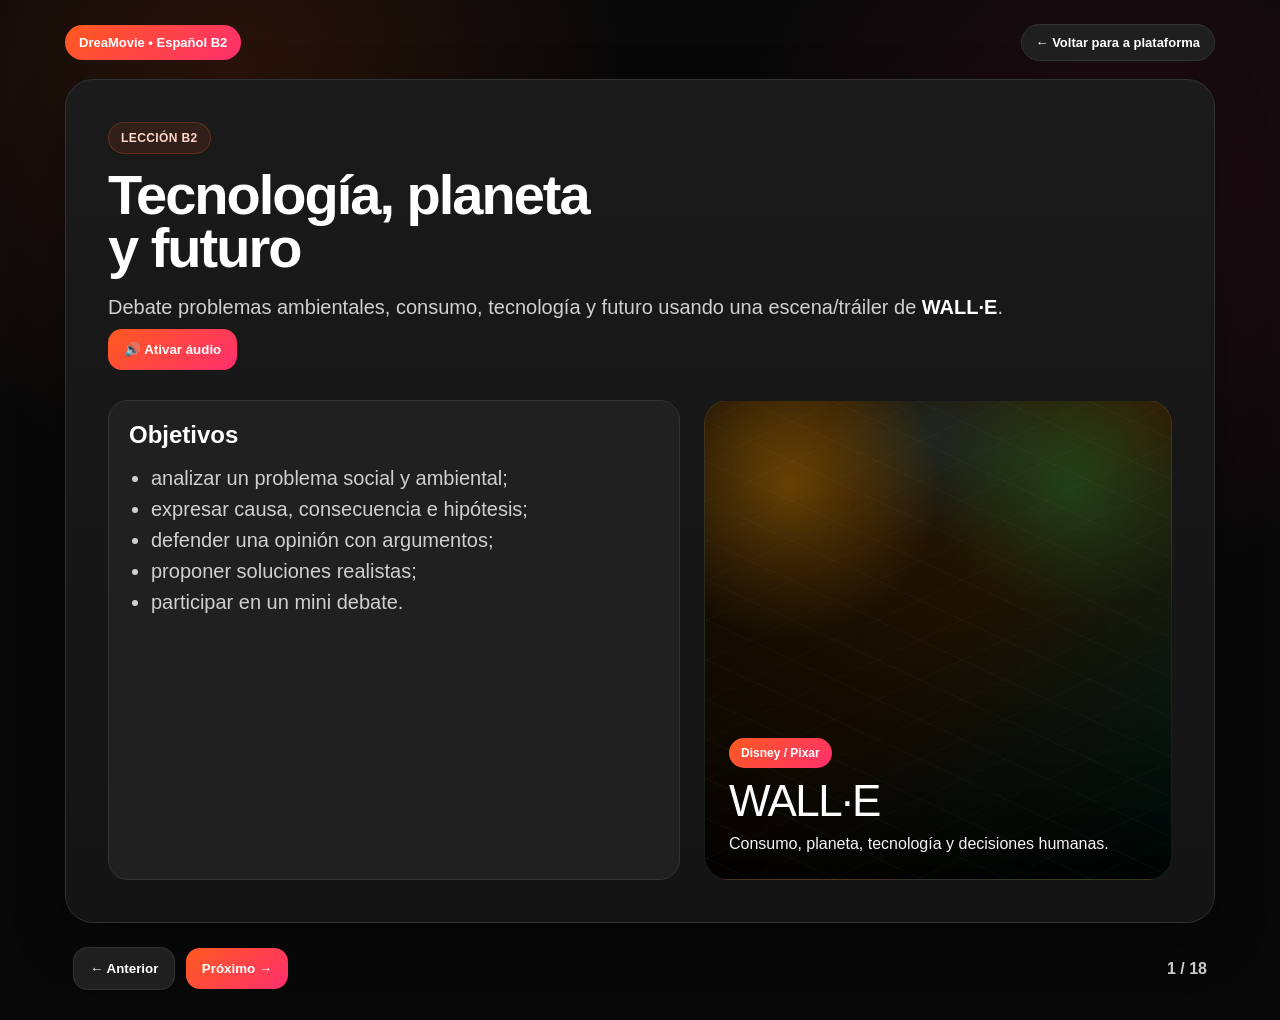
<file: b2_walle.html>
<!DOCTYPE html>
<html lang="pt-BR">
<head>
  <meta charset="UTF-8">
  <meta name="viewport" content="width=device-width, initial-scale=1.0">
  <title>DreaMovie | B2 - Tecnología, planeta y futuro</title>
  <link rel="stylesheet" href="lesson.css">
</head>

<body>
<main>
  <div class="top">
    <span class="badge">DreaMovie • Español B2</span>
    <a class="back-link" href="index.html#aulas">← Voltar para a plataforma</a>
  </div>

  <!-- 1 -->
  <section class="slide active">
  <span class="kicker">Lección B2</span>
  <h1>Tecnología, planeta<br>y futuro</h1>
  <p>
    Debate problemas ambientales, consumo, tecnología y futuro usando una escena/tráiler de
    <span class="highlight">WALL·E</span>.
  </p>

  <button onclick="activateAudio()">🔊 Ativar áudio</button>

  <div class="hero">
    <div class="card">
      <h3>Objetivos</h3>
      <ul>
        <li>analizar un problema social y ambiental;</li>
        <li>expresar causa, consecuencia e hipótesis;</li>
        <li>defender una opinión con argumentos;</li>
        <li>proponer soluciones realistas;</li>
        <li>participar en un mini debate.</li>
      </ul>
    </div>

    <div class="poster walle">
      <div class="poster-content">
        <span class="tag">Disney / Pixar</span>
        <div class="poster-title">WALL·E</div>
        <div class="poster-sub">Consumo, planeta, tecnología y decisiones humanas.</div>
      </div>
    </div>
  </div>
</section>

  <!-- 2 -->
  <section class="slide">
    <span class="kicker">Warm-up</span>
    <h2>Antes de ver</h2>

    <div class="box">
      <p>Responde con frases completas:</p>
      <ul>
        <li>¿Cómo imaginas el planeta dentro de 100 años?</li>
        <li>¿Crees que la tecnología ayuda más de lo que perjudica?</li>
        <li>¿Qué problema ambiental te preocupa más?</li>
        <li>¿Las personas consumen más de lo necesario?</li>
      </ul>
    </div>

    <div class="tip">
      Intenta usar: <strong>“Desde mi punto de vista…”</strong>, <strong>“Me preocupa que…”</strong> y <strong>“Es posible que…”</strong>.
    </div>
  </section>

  <!-- 3 -->
  <section class="slide">
    <span class="kicker">Vocabulary</span>
    <h2>Vocabulario principal</h2>

    <div class="grid">
      <div class="card">
        <h3>Medio ambiente</h3>
        <p>contaminación</p>
        <p>basura</p>
        <p>reciclaje</p>
        <p>desperdicio</p>
        <p>calentamiento global</p>
        <p>recursos naturales</p>
      </div>

      <div class="card">
        <h3>Sociedad y tecnología</h3>
        <p>consumo excesivo</p>
        <p>dependencia tecnológica</p>
        <p>comodidad</p>
        <p>automatización</p>
        <p>responsabilidad colectiva</p>
        <p>futuro sostenible</p>
      </div>
    </div>
  </section>

  <!-- 4 -->
  <section class="slide">
  <span class="kicker">Pronunciation</span>
  <h2>Escucha y repite</h2>
  <p>Clique para ouvir a pronúncia em espanhol.</p>

  <div class="grid">
    <div class="card">
      <button onclick="speakSpanish('contaminación')">🔊 contaminación</button>
      <button onclick="speakSpanish('consumo excesivo')">🔊 consumo excesivo</button>
      <button onclick="speakSpanish('responsabilidad colectiva')">🔊 responsabilidad colectiva</button>
    </div>

    <div class="card">
      <button onclick="speakSpanish('dependencia tecnológica')">🔊 dependencia tecnológica</button>
      <button onclick="speakSpanish('futuro sostenible')">🔊 futuro sostenible</button>
      <button onclick="speakSpanish('recursos naturales')">🔊 recursos naturales</button>
    </div>
  </div>
</section>

  <!-- 5 -->
  <section class="slide">
    <span class="kicker">Watch</span>
    <h2>Mira la escena / tráiler</h2>
    <p>
      Observa el ambiente, el comportamiento de los humanos, el papel de la tecnología y el estado del planeta.
    </p>

    <div class="video">
      <iframe
        src="https://www.youtube.com/embed/qF7p4lZ00RA"
        title="WALL-E trailer oficial español"
        allowfullscreen>
      </iframe>
    </div>

    <div class="tip">
      Enquanto assiste, pense: <strong>¿Qué problema muestra la escena?</strong>
    </div>
  </section>

  <!-- 6 -->
  <section class="slide">
    <span class="kicker">First impression</span>
    <h2>Primera impresión</h2>

    <div class="box">
      <p>Elige una opinión inicial:</p>

      <button onclick="generateText('firstImpression','Me parece que la escena muestra un futuro preocupante porque los humanos dependen demasiado de la tecnología.')">
        futuro preocupante
      </button>

      <button onclick="generateText('firstImpression','Me parece que la escena critica el consumo excesivo y la falta de responsabilidad ambiental.')">
        crítica al consumo
      </button>

      <button onclick="generateText('firstImpression','Me parece que la historia usa la animación para hablar de un problema muy serio.')">
        animación con tema serio
      </button>

      <p class="generated" id="firstImpression"></p>
    </div>
  </section>

  <!-- 7 -->
  <section class="slide">
    <span class="kicker">Comprehension quiz</span>
    <h2>Comprensión</h2>

    <div class="box">
      <p><strong>1. El tema principal parece ser...</strong></p>
      <button class="option" onclick="checkAnswer(this,false,'quizB2a')">A) una competencia deportiva</button>
      <button class="option" onclick="checkAnswer(this,true,'quizB2a')">B) el futuro del planeta y la sociedad</button>
      <button class="option" onclick="checkAnswer(this,false,'quizB2a')">C) una historia medieval</button>
      <p class="feedback" id="quizB2a"></p>
    </div>

    <div class="box" style="margin-top:18px;">
      <p><strong>2. La película parece criticar...</strong></p>
      <button class="option" onclick="checkAnswer(this,true,'quizB2b')">A) el consumo excesivo y la dependencia tecnológica</button>
      <button class="option" onclick="checkAnswer(this,false,'quizB2b')">B) los deportes extremos</button>
      <button class="option" onclick="checkAnswer(this,false,'quizB2b')">C) las vacaciones en familia</button>
      <p class="feedback" id="quizB2b"></p>
    </div>
  </section>

  <!-- 8 -->
  <section class="slide">
    <span class="kicker">Cause and consequence</span>
    <h2>Causa y consecuencia</h2>

    <div class="table-like">
      <div class="table-cell">
        <h3>Causa</h3>
        <p>El consumo excesivo aumenta la cantidad de basura.</p>
      </div>

      <div class="table-cell">
        <h3>Consecuencia</h3>
        <p>El planeta se vuelve más contaminado y menos habitable.</p>
      </div>

      <div class="table-cell">
        <h3>Causa</h3>
        <p>Las personas dependen demasiado de la tecnología.</p>
      </div>

      <div class="table-cell">
        <h3>Consecuencia</h3>
        <p>Pueden perder autonomía y conexión con el mundo real.</p>
      </div>
    </div>
  </section>

  <!-- 9 -->
  <section class="slide">
    <span class="kicker">Phrase builder</span>
    <h2>Construye un argumento</h2>

    <div class="box">
      <p>Escolha uma ideia e gere um argumento B2:</p>

      <button onclick="generateText('argument1','Si seguimos consumiendo sin pensar, es probable que aumenten los problemas ambientales en el futuro.')">
        consumo
      </button>

      <button onclick="generateText('argument1','Aunque la tecnología facilita la vida, también puede crear dependencia si no la usamos con equilibrio.')">
        tecnologia
      </button>

      <button onclick="generateText('argument1','Desde mi punto de vista, la responsabilidad ambiental no depende solo de los gobiernos, sino también de las decisiones individuales.')">
        responsabilidade
      </button>

      <p class="generated" id="argument1"></p>
    </div>
  </section>

  <!-- 10 -->
  <section class="slide">
    <span class="kicker">Grammar focus</span>
    <h2>Hipótesis y posibilidad</h2>

    <div class="grid">
      <div class="card">
        <h3>Es posible que + subjuntivo</h3>
        <p>Es posible que el planeta cambie mucho en el futuro.</p>
        <p>Es posible que las personas dependan más de la tecnología.</p>
      </div>

      <div class="card">
        <h3>Si + presente, futuro</h3>
        <p>Si no cambiamos nuestros hábitos, tendremos más problemas.</p>
        <p>Si reciclamos más, reduciremos la basura.</p>
      </div>
    </div>
  </section>

  <!-- 11 -->
  <section class="slide">
    <span class="kicker">Matching</span>
    <h2>Combine conceitos e significados</h2>

    <div class="grid">
      <div class="card">
        <button class="word" onclick="selectWord(this,'consumo')">consumo excesivo</button>
        <button class="word" onclick="selectWord(this,'sostenible')">futuro sostenible</button>
        <button class="word" onclick="selectWord(this,'dependencia')">dependencia tecnológica</button>
        <button class="word" onclick="selectWord(this,'recursos')">recursos naturales</button>
      </div>

      <div class="card">
        <button class="meaning" onclick="matchWord(this,'dependencia','matchB2')">quando a tecnologia controla muitos hábitos</button>
        <button class="meaning" onclick="matchWord(this,'recursos','matchB2')">elementos da natureza usados pela sociedade</button>
        <button class="meaning" onclick="matchWord(this,'consumo','matchB2')">comprar ou usar mais do que o necessário</button>
        <button class="meaning" onclick="matchWord(this,'sostenible','matchB2')">um futuro equilibrado para pessoas e planeta</button>
      </div>
    </div>

    <p class="feedback" id="matchB2"></p>
  </section>

  <!-- 12 -->
  <section class="slide">
    <span class="kicker">Agree or disagree</span>
    <h2>¿Estás de acuerdo?</h2>

    <div class="box">
      <p><strong>Frase:</strong> “La tecnología siempre mejora la vida de las personas.”</p>

      <button onclick="generateText('agreeB2','Estoy de acuerdo parcialmente, porque la tecnología facilita muchas tareas, pero también puede generar dependencia.')">
        parcialmente de acuerdo
      </button>

      <button onclick="generateText('agreeB2','No estoy de acuerdo, porque la tecnología no siempre resuelve los problemas sociales o ambientales.')">
        no estoy de acuerdo
      </button>

      <button onclick="generateText('agreeB2','Estoy de acuerdo, siempre que la tecnología se use de manera responsable y consciente.')">
        estoy de acuerdo con condición
      </button>

      <p class="generated" id="agreeB2"></p>
    </div>
  </section>

  <!-- 13 -->
  <section class="slide">
    <span class="kicker">Problem solving</span>
    <h2>Propón una solución</h2>

    <div class="box">
      <p>Situación: una ciudad produce demasiada basura y las personas consumen productos descartables todos los días.</p>

      <button onclick="generateText('solutionB2','Una solución sería crear campañas de educación ambiental y reducir el uso de productos descartables.')">
        educación ambiental
      </button>

      <button onclick="generateText('solutionB2','El gobierno debería incentivar el reciclaje y responsabilizar a las empresas por los residuos que producen.')">
        políticas públicas
      </button>

      <button onclick="generateText('solutionB2','Las personas podrían cambiar sus hábitos de consumo, comprar menos y reutilizar más.')">
        hábitos personales
      </button>

      <p class="generated" id="solutionB2"></p>
    </div>
  </section>

  <!-- 14 -->
  <section class="slide">
    <span class="kicker">Interactive debate</span>
    <h2>Mini debate</h2>

    <div class="grid">
      <div class="card">
        <h3>Grupo A</h3>
        <p>Defiende esta idea:</p>
        <p><strong>“La tecnología puede salvar el planeta.”</strong></p>
      </div>

      <div class="card">
        <h3>Grupo B</h3>
        <p>Defiende esta idea:</p>
        <p><strong>“La tecnología no sirve si las personas no cambian sus hábitos.”</strong></p>
      </div>
    </div>

    <div class="tip">
      Use: <strong>Sin embargo</strong>, <strong>por un lado</strong>, <strong>por otro lado</strong>, <strong>desde mi punto de vista</strong>.
    </div>
  </section>

  <!-- 15 -->
  <section class="slide">
    <span class="kicker">Writing practice</span>
    <h2>Escribe tu opinión</h2>

    <div class="box">
      <p>Escreva uma resposta curta em espanhol:</p>
      <p><strong>¿Qué mensaje transmite WALL·E sobre el futuro?</strong></p>

      <textarea class="reflection-area" id="studentText" placeholder="Escribe aquí tu opinión..."></textarea>

      <button onclick="countWords()">Contar palabras</button>
      <button onclick="showModelAnswer()">Mostrar modelo</button>

      <p class="mini-score" id="wordCount">Palabras: 0</p>
      <p class="generated" id="modelAnswer"></p>
    </div>
  </section>

  <!-- 16 -->
  <section class="slide">
    <span class="kicker">Model answer</span>
    <h2>Modelo B2</h2>

    <div class="box">
      <p>
        Desde mi punto de vista, WALL·E transmite un mensaje muy importante sobre el futuro.
        La película muestra que el consumo excesivo y la falta de responsabilidad pueden destruir el planeta.
        Aunque la tecnología puede facilitar la vida, no debería reemplazar la conciencia humana.
        Si las personas no cambian sus hábitos, es probable que los problemas ambientales sean cada vez más graves.
        Por eso, creo que necesitamos un futuro más sostenible, con menos desperdicio y más responsabilidad colectiva.
      </p>
    </div>
  </section>

  <!-- 17 -->
  <section class="slide">
    <span class="kicker">Final task</span>
    <h2>Your turn!</h2>

    <div class="box">
      <p>Haz una presentación oral de 1 minuto sobre el tema:</p>
      <p><strong>“Tecnología, consumo y futuro del planeta.”</strong></p>

      <ul>
        <li>describe el problema;</li>
        <li>menciona una causa;</li>
        <li>explica una consecuencia;</li>
        <li>da tu opinión;</li>
        <li>propón una solución;</li>
        <li>usa al menos 3 conectores.</li>
      </ul>
    </div>
  </section>

  <!-- 18 -->
  <section class="slide">
    <span class="kicker">Closing</span>
    <h2>Resumen de la lección</h2>

    <div class="grid">
      <div class="card">
        <h3>Hoy practicaste</h3>
        <ul>
          <li>opiniones complejas;</li>
          <li>causa y consecuencia;</li>
          <li>hipótesis;</li>
          <li>debate;</li>
          <li>propuestas de solución.</li>
        </ul>
      </div>

      <div class="card">
        <h3>Conectores útiles</h3>
        <p>sin embargo</p>
        <p>por un lado</p>
        <p>por otro lado</p>
        <p>desde mi punto de vista</p>
        <p>por eso</p>
      </div>
    </div>

    <div class="final-message">
      <strong>Eso fue todo por hoy, ¡hasta la próxima lección!</strong>
    </div>
  </section>

  <div class="controls">
    <div>
      <button class="secondary" onclick="prevSlide()">← Anterior</button>
      <button onclick="nextSlide()">Próximo →</button>
    </div>

    <span class="counter" id="counter">1 / 18</span>
  </div>
</main>

<script src="lesson.js"></script>

<script>
  function countWords(){
    const text = document.getElementById("studentText").value.trim();
    const words = text ? text.split(/\s+/).length : 0;
    document.getElementById("wordCount").textContent = `Palabras: ${words}`;

    if(words >= 60){
      document.getElementById("wordCount").textContent += " — ¡Muy bien para B2!";
    } else if(words >= 30){
      document.getElementById("wordCount").textContent += " — Bien, intenta desarrollar un poco más.";
    } else {
      document.getElementById("wordCount").textContent += " — Intenta escribir más ideas.";
    }
  }

  function showModelAnswer(){
    document.getElementById("modelAnswer").textContent =
      "Modelo: Desde mi punto de vista, WALL·E muestra que el futuro del planeta depende de nuestras decisiones actuales. Si consumimos demasiado y no cuidamos los recursos naturales, es posible que enfrentemos problemas más graves. Sin embargo, todavía podemos cambiar nuestros hábitos y construir un futuro más sostenible.";
  }
</script>
</body>
</html>
</file>
<file: lesson.css>
:root{
  --bg:#080808;
  --card:#151515;
  --card2:#202020;
  --line:#333;
  --text:#fff;
  --muted:#d0d0d0;
  --primary:#ff5a1f;
  --primary2:#ff2f6d;
  --green:#16a34a;
  --blue:#0284c7;
  --wrong:#991b1b;
}

*{
  margin:0;
  padding:0;
  box-sizing:border-box;
  font-family:Arial, Helvetica, sans-serif;
}

body{
  min-height:100vh;
  background:
    radial-gradient(circle at 18% 8%, rgba(255, 90, 31, 0.14), transparent 28%),
    radial-gradient(circle at 88% 18%, rgba(255, 47, 109, 0.10), transparent 28%),
    var(--bg);
  color:var(--text);
  padding:24px;
}

main{
  max-width:1150px;
  margin:auto;
}

.top{
  display:flex;
  justify-content:space-between;
  align-items:center;
  gap:14px;
  margin-bottom:18px;
  flex-wrap:wrap;
}

.badge,
.back-link{
  background:#1f1f1f;
  border:1px solid var(--line);
  color:white;
  padding:10px 14px;
  border-radius:999px;
  text-decoration:none;
  font-weight:800;
  font-size:13px;
}

.badge{
  background:linear-gradient(135deg,var(--primary),var(--primary2));
  border:none;
}

.slide{
  display:none;
  background:
    linear-gradient(180deg, rgba(255,255,255,.025), rgba(0,0,0,.06)),
    var(--card);
  border:1px solid var(--line);
  border-radius:28px;
  padding:42px;
  min-height:680px;
  box-shadow:0 20px 50px rgba(0,0,0,.35);
}

.slide.active{
  display:block;
}

.kicker{
  display:inline-block;
  margin-bottom:14px;
  padding:8px 12px;
  border-radius:999px;
  background:rgba(255,90,31,.10);
  border:1px solid rgba(255,90,31,.25);
  color:#ffd6c7;
  font-size:12px;
  font-weight:900;
  text-transform:uppercase;
  letter-spacing:.4px;
}

h1{
  font-size:56px;
  line-height:.95;
  letter-spacing:-2px;
  margin-bottom:18px;
}

h2{
  font-size:38px;
  line-height:1;
  letter-spacing:-1px;
  margin-bottom:18px;
}

h3{
  font-size:24px;
  margin-bottom:14px;
}

p,
li{
  color:var(--muted);
  font-size:20px;
  line-height:1.55;
}

ul{
  padding-left:22px;
}

.grid{
  display:grid;
  grid-template-columns:1fr 1fr;
  gap:18px;
  margin-top:24px;
}

.card,
.box{
  background:var(--card2);
  border:1px solid var(--line);
  border-radius:20px;
  padding:20px;
}

.hero{
  display:grid;
  grid-template-columns:1.1fr .9fr;
  gap:24px;
  margin-top:24px;
}

.poster{
  min-height:480px;
  border-radius:24px;
  border:1px solid rgba(255,255,255,.08);
  position:relative;
  overflow:hidden;
  background:
    linear-gradient(to top, rgba(0,0,0,.94), rgba(0,0,0,.20)),
    radial-gradient(circle at 18% 18%, rgba(255,90,31,.45), transparent 28%),
    radial-gradient(circle at 78% 18%, rgba(255,47,109,.30), transparent 25%),
    linear-gradient(135deg, #111, #3b1b00);
}

.poster.toy{
  background:
    linear-gradient(to top, rgba(0,0,0,.94), rgba(0,0,0,.20)),
    radial-gradient(circle at 18% 18%, rgba(37,99,235,.55), transparent 28%),
    radial-gradient(circle at 78% 18%, rgba(255,59,48,.45), transparent 25%),
    linear-gradient(135deg, #06152f, #101010, #680b12);
}

.poster.coco{
  background:
    linear-gradient(to top, rgba(0,0,0,.94), rgba(0,0,0,.20)),
    radial-gradient(circle at 18% 18%, rgba(255,180,45,.55), transparent 28%),
    radial-gradient(circle at 78% 18%, rgba(147,51,234,.38), transparent 25%),
    linear-gradient(135deg, #120909, #421305, #35114f);
}

.poster.office{
  background:
    linear-gradient(to top, rgba(0,0,0,.94), rgba(0,0,0,.20)),
    radial-gradient(circle at 20% 18%, rgba(14,165,233,.42), transparent 28%),
    radial-gradient(circle at 80% 16%, rgba(255,255,255,.18), transparent 24%),
    linear-gradient(135deg, #0f172a, #111827, #3f3f46);
}

.poster::after{
  content:"";
  position:absolute;
  inset:-40px;
  background:
    repeating-linear-gradient(25deg, rgba(255,255,255,.10) 0 1px, transparent 1px 36px),
    repeating-linear-gradient(155deg, rgba(255,255,255,.08) 0 1px, transparent 1px 36px);
  opacity:.25;
}

.poster-content{
  position:absolute;
  inset:auto 24px 24px 24px;
  z-index:2;
}

.tag{
  display:inline-block;
  background:linear-gradient(135deg,var(--primary),var(--primary2));
  padding:8px 12px;
  border-radius:999px;
  font-size:12px;
  font-weight:900;
  margin-bottom:12px;
}

.poster-title{
  font-size:44px;
  line-height:.95;
  letter-spacing:-1.5px;
  margin-bottom:10px;
}

.poster-sub{
  color:#f4f4f4;
  font-size:16px;
  line-height:1.45;
}

.video{
  aspect-ratio:16/9;
  background:#000;
  border:1px solid var(--line);
  border-radius:22px;
  overflow:hidden;
  margin-top:22px;
}

iframe{
  width:100%;
  height:100%;
  border:0;
}

.option,
.choice,
.word,
.meaning{
  display:block;
  width:100%;
  text-align:left;
  background:#242424;
  border:1px solid #444;
  border-radius:14px;
  padding:14px 16px;
  color:white;
  font-size:17px;
  font-weight:800;
  margin:10px 0;
  cursor:pointer;
}

button{
  border:0;
  border-radius:14px;
  padding:13px 16px;
  font-weight:900;
  color:white;
  background:linear-gradient(135deg,var(--primary),var(--primary2));
  cursor:pointer;
  margin:6px 6px 6px 0;
}

.secondary{
  background:#1f1f1f;
  border:1px solid var(--line);
}

.correct{
  background:var(--green)!important;
}

.wrong{
  background:var(--wrong)!important;
}

.generated{
  margin-top:18px;
  color:#fff;
  font-size:22px;
  font-weight:900;
}

.feedback{
  margin-top:14px;
  color:#fff;
  font-weight:900;
}

.final-message{
  margin-top:28px;
  padding:24px;
  border-radius:24px;
  background:
    linear-gradient(135deg, rgba(255,90,31,.14), rgba(255,47,109,.10)),
    rgba(255,255,255,.03);
  border:1px solid rgba(255,255,255,.08);
  text-align:center;
}

.final-message strong{
  display:block;
  color:#fff;
  font-size:34px;
  line-height:1.1;
}

.controls{
  display:flex;
  justify-content:space-between;
  align-items:center;
  gap:14px;
  margin-top:18px;
  padding:0 8px;
}

.counter{
  color:#ccc;
  font-weight:900;
}

@media(max-width:850px){
  body{
    padding:14px;
  }

  .slide{
    padding:26px;
    min-height:auto;
  }

  .grid,
  .hero{
    grid-template-columns:1fr;
  }

  h1{
    font-size:40px;
  }

  h2{
    font-size:30px;
  }

  .poster-title{
    font-size:34px;
  }
}
.poster.walle{
  background:
    linear-gradient(to top, rgba(0,0,0,.94), rgba(0,0,0,.20)),
    radial-gradient(circle at 18% 18%, rgba(245,158,11,.55), transparent 28%),
    radial-gradient(circle at 78% 18%, rgba(34,197,94,.38), transparent 25%),
    radial-gradient(circle at 50% 8%, rgba(14,165,233,.18), transparent 22%),
    linear-gradient(135deg, #1c1206, #3f2405, #064e3b);
}

.highlight{
  color:#fff;
  font-weight:900;
}

.table-like{
  display:grid;
  grid-template-columns:1fr 1fr;
  gap:12px;
  margin-top:18px;
}

.table-cell{
  background:#242424;
  border:1px solid #444;
  border-radius:16px;
  padding:16px;
}

.reflection-area{
  width:100%;
  min-height:130px;
  margin-top:14px;
  border-radius:18px;
  border:1px solid #444;
  background:#101010;
  color:#fff;
  padding:16px;
  font-size:18px;
  resize:vertical;
}

.mini-score{
  margin-top:16px;
  padding:14px 16px;
  border-radius:16px;
  background:rgba(34,197,94,.08);
  border:1px solid rgba(34,197,94,.18);
  color:#fff;
  font-size:18px;
  font-weight:900;
}

@media(max-width:850px){
  .table-like{
    grid-template-columns:1fr;
  }
}
.poster.monsters{
  background:
    linear-gradient(to top, rgba(0,0,0,.94), rgba(0,0,0,.20)),
    radial-gradient(circle at 18% 18%, rgba(34,211,238,.55), transparent 28%),
    radial-gradient(circle at 78% 18%, rgba(168,85,247,.42), transparent 25%),
    linear-gradient(135deg, #062733, #101010, #3b0764);
}

.poster.insideout{
  background:
    linear-gradient(to top, rgba(0,0,0,.94), rgba(0,0,0,.20)),
    radial-gradient(circle at 18% 18%, rgba(244,114,182,.55), transparent 28%),
    radial-gradient(circle at 78% 18%, rgba(56,189,248,.42), transparent 25%),
    radial-gradient(circle at 50% 8%, rgba(250,204,21,.18), transparent 22%),
    linear-gradient(135deg, #2b0a2f, #111827, #075985);
}

.emotion-board{
  display:grid;
  grid-template-columns:repeat(3, 1fr);
  gap:14px;
  margin-top:20px;
}

.emotion-card{
  background:#242424;
  border:1px solid #444;
  border-radius:18px;
  padding:18px;
  text-align:center;
  cursor:pointer;
  transition:.2s;
}

.emotion-card:hover{
  transform:translateY(-4px);
  border-color:var(--primary);
}

.emotion-card span{
  display:block;
  font-size:34px;
  margin-bottom:8px;
}

@media(max-width:850px){
  .emotion-board{
    grid-template-columns:1fr;
  }
}
</file>
